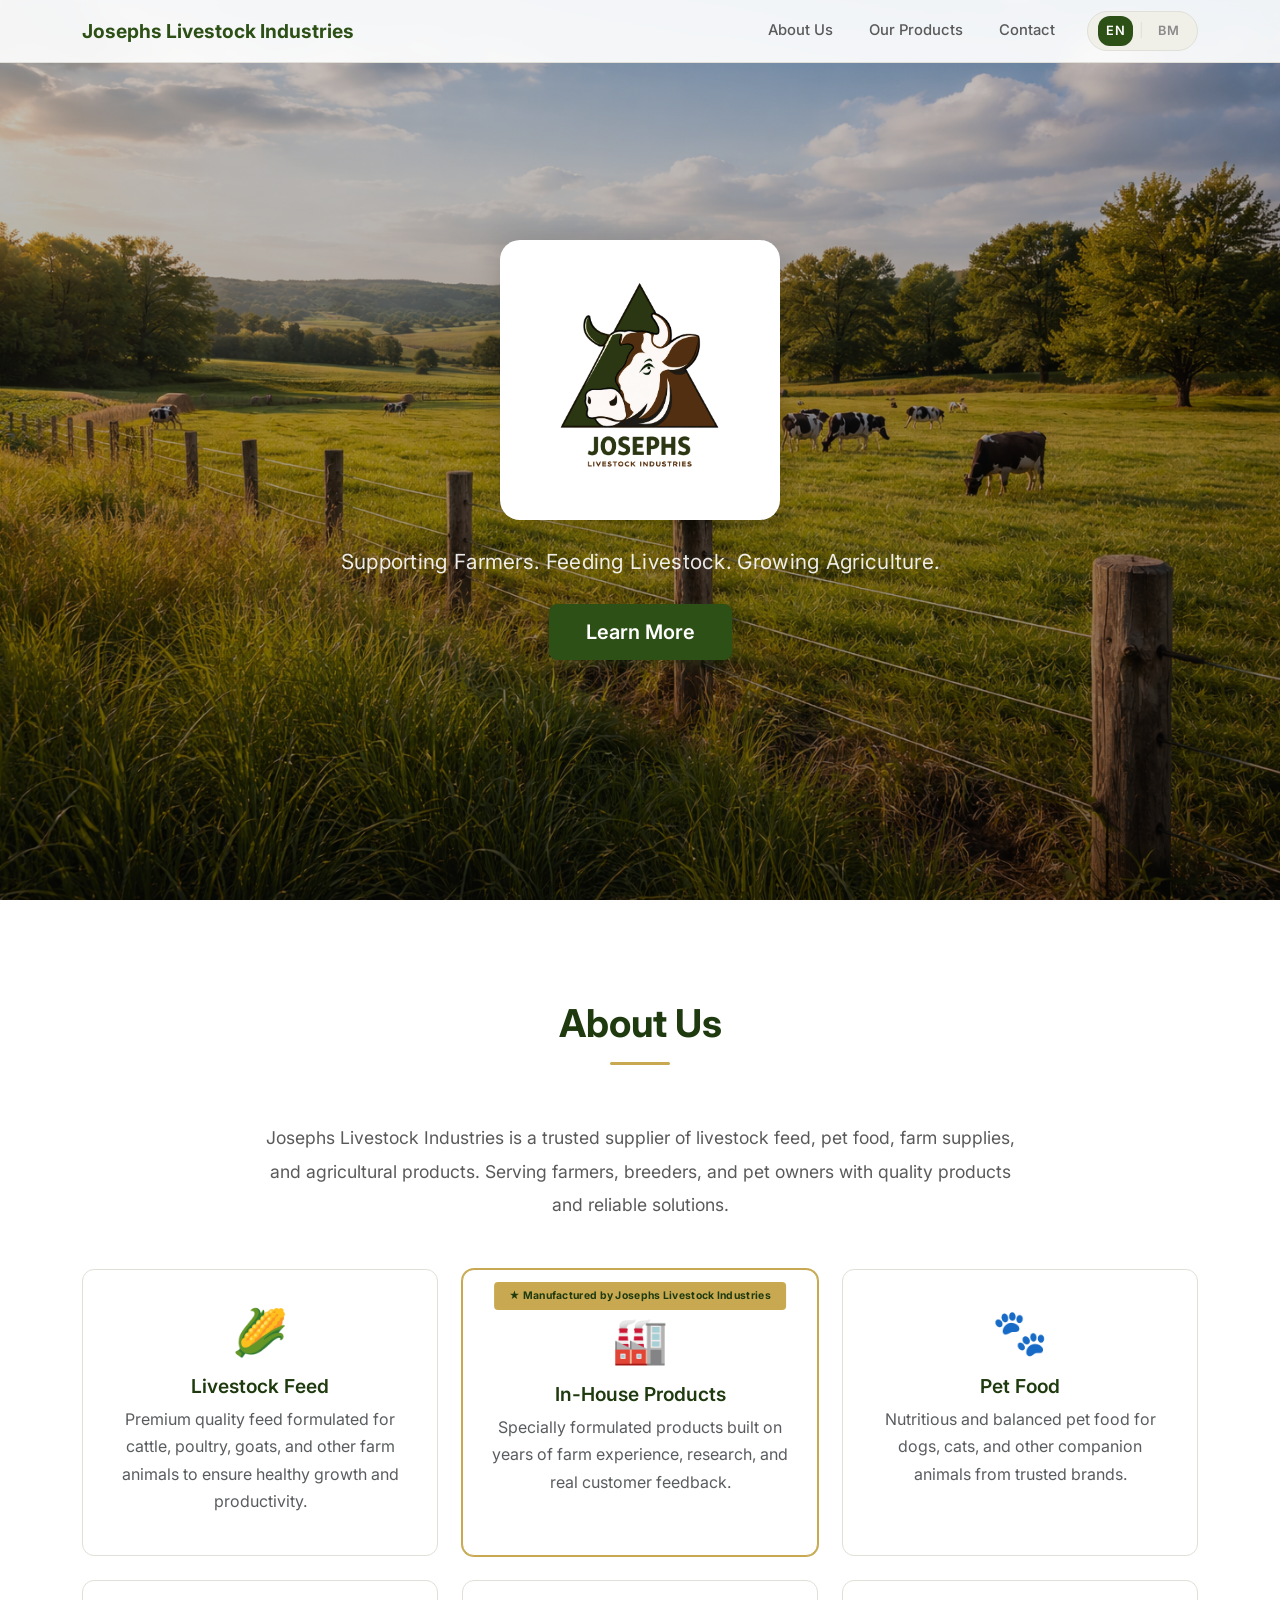
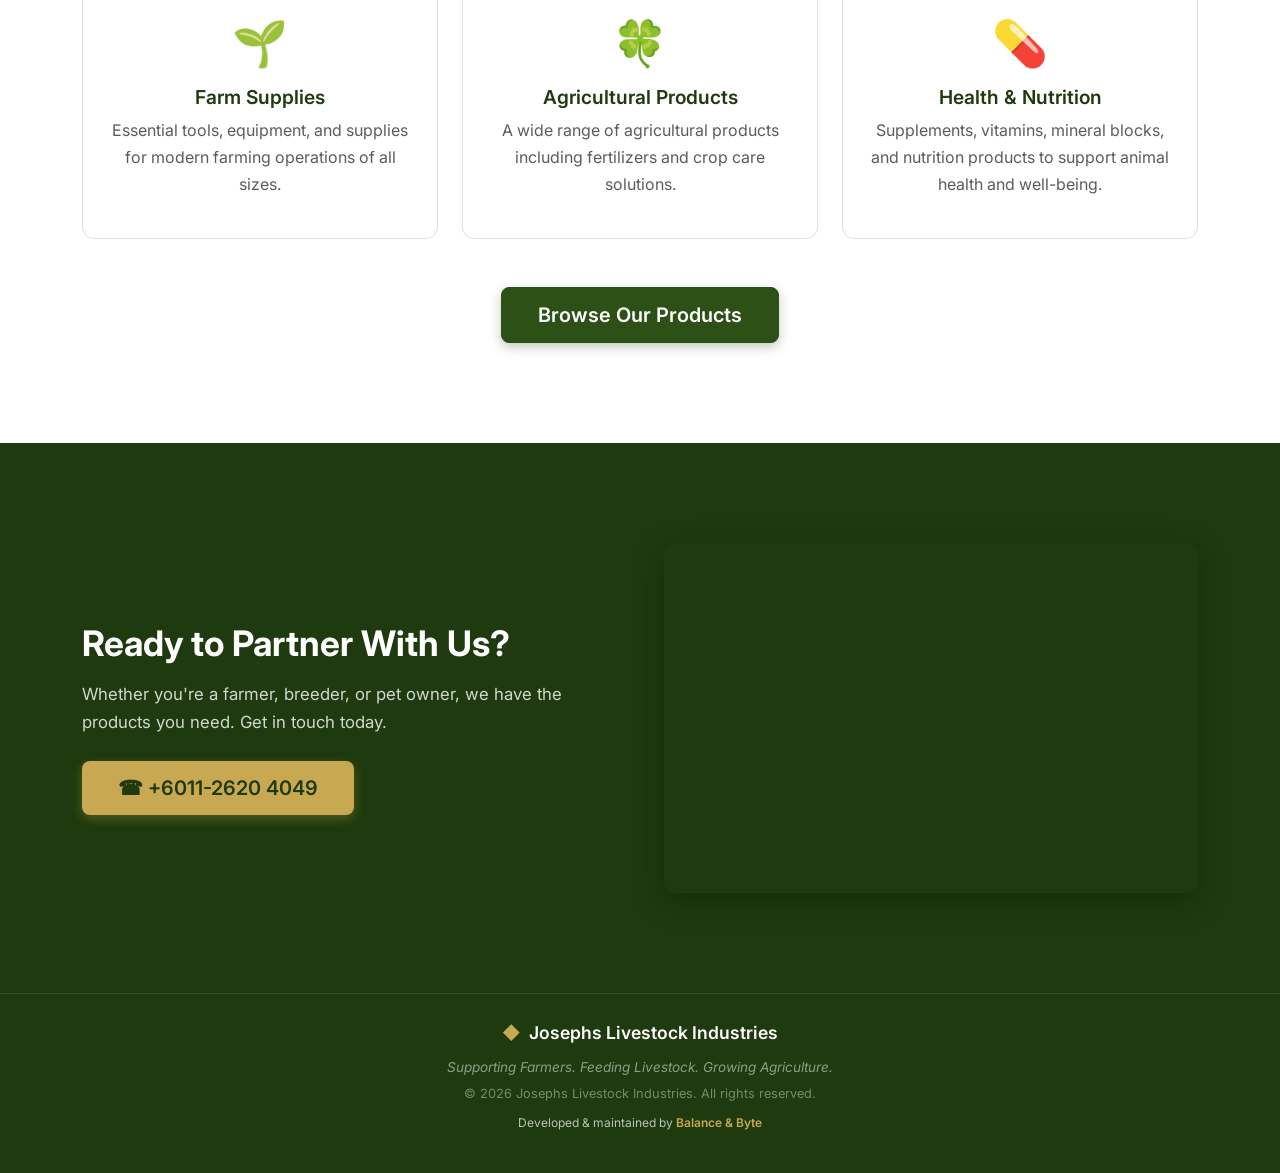
<file: index.html>
<!DOCTYPE html>
<html lang="en">
<head>
  <meta charset="UTF-8">
  <meta name="viewport" content="width=device-width, initial-scale=1.0">
  <meta name="description" content="Josephs Livestock Industries - Trusted supplier of livestock feed, pet food, farm supplies, and agricultural products.">
  <title>Josephs Livestock Industries</title>
  <link rel="icon" type="image/x-icon" href="assets/favicon/favicon.ico">
  <link rel="icon" type="image/png" sizes="32x32" href="assets/favicon/favicon-32x32.png">
  <link rel="icon" type="image/png" sizes="16x16" href="assets/favicon/favicon-16x16.png">
  <link rel="apple-touch-icon" sizes="180x180" href="assets/favicon/apple-touch-icon.png">
  <link rel="manifest" href="assets/favicon/site.webmanifest">
  <link rel="stylesheet" href="css/bootstrap.min.css">
  <link rel="preconnect" href="https://fonts.googleapis.com">
  <link rel="preconnect" href="https://fonts.gstatic.com" crossorigin>
  <link href="https://fonts.googleapis.com/css2?family=Inter:wght@400;500;600;700&family=Playfair+Display:wght@600;700&display=swap" rel="stylesheet">
  <link rel="stylesheet" href="css/styles.css?v=1.0.5">

  <!-- Google tag (gtag.js) -->
  <script async src="https://www.googletagmanager.com/gtag/js?id=G-YT3N3Q79E0"></script>
  <script>
    window.dataLayer = window.dataLayer || [];
    function gtag(){dataLayer.push(arguments);}
    gtag('js', new Date());
    gtag('config', 'G-YT3N3Q79E0');
  </script>

</head>
<body data-bs-spy="scroll" data-bs-target="#mainNav">

  <!-- Header -->
  <nav class="navbar navbar-expand-lg fixed-top jli-navbar" id="header">
    <div class="container">
      <a class="navbar-brand jli-logo" href="index.html">Josephs Livestock Industries</a>
      <button class="navbar-toggler" type="button" data-bs-toggle="collapse" data-bs-target="#mainNav" aria-controls="mainNav" aria-expanded="false" aria-label="Toggle navigation">
        <span class="navbar-toggler-icon"></span>
      </button>
      <div class="collapse navbar-collapse" id="mainNav">
        <ul class="navbar-nav ms-auto me-3 gap-1">
          <li class="nav-item"><a class="nav-link" href="index.html#about" data-i18n="nav.about">About Us</a></li>
          <li class="nav-item"><a class="nav-link" href="product.html" data-i18n="nav.product">Our Products</a></li>
          <li class="nav-item"><a class="nav-link" href="index.html#contact" data-i18n="nav.contact">Contact</a></li>
        </ul>
        <div class="lang-switcher" id="langSwitcher">
          <button class="lang-btn active" data-lang="en">EN</button>
          <span class="lang-divider">|</span>
          <button class="lang-btn" data-lang="bm">BM</button>
        </div>
      </div>
    </div>
  </nav>

  <!-- Hero Section -->
  <section class="jli-hero d-flex align-items-center justify-content-center">
    <div class="jli-hero-bg">
      <img src="assets/homepage.png" alt="Pastoral farmland at sunset with grazing cattle" loading="eager">
    </div>
    <div class="jli-hero-overlay"></div>
    <div class="container position-relative text-center" style="z-index: 1;">
      <h1 class="mb-4">
        <img src="assets/JLI.png" alt="Josephs Livestock Industries" class="jli-hero-logo">
      </h1>
      <p class="jli-hero-tagline mb-4" data-i18n="hero.tagline">Supporting Farmers. Feeding Livestock. Growing Agriculture.</p>
      <a href="#about" class="btn btn-success btn-lg jli-btn-primary" data-i18n="hero.cta">Learn More</a>
    </div>
  </section>

  <!-- About Us Section -->
  <section class="jli-section bg-white" id="about">
    <div class="container">
      <h2 class="jli-section-title" data-i18n="about.title">About Us</h2>
      <p class="jli-about-text text-center mx-auto mb-5" style="max-width: 750px;" data-i18n="about.description">Josephs Livestock Industries is a trusted supplier of livestock feed, pet food, farm supplies, and agricultural products. Serving farmers, breeders, and pet owners with quality products and reliable solutions.</p>
      <div class="row g-4 justify-content-center">
        <div class="col-lg-4 col-md-6">
          <div class="card h-100 border jli-service-card text-center">
            <div class="card-body">
              <div class="service-icon">&#127805;</div>
              <h5 class="card-title fw-semibold" data-i18n="services.feed.title">Livestock Feed</h5>
              <p class="card-text text-muted" data-i18n="services.feed.desc">Premium quality feed formulated for cattle, poultry, goats, and other farm animals to ensure healthy growth and productivity.</p>
            </div>
          </div>
        </div>
        <div class="col-lg-4 col-md-6">
          <div class="card h-100 border jli-service-card jli-service-inhouse text-center" data-badge="★ Manufactured by Josephs Livestock Industries" data-i18n-badge="badge.inhouse">
            <div class="card-body">
              <div class="service-icon">&#127981;</div>
              <h5 class="card-title fw-semibold" data-i18n="services.inhouse.title">In-House Products</h5>
              <p class="card-text text-muted" data-i18n="services.inhouse.desc">Specially formulated products built on years of farm experience, research, and real customer feedback.</p>
            </div>
          </div>
        </div>
        <div class="col-lg-4 col-md-6">
          <div class="card h-100 border jli-service-card text-center">
            <div class="card-body">
              <div class="service-icon">&#128062;</div>
              <h5 class="card-title fw-semibold" data-i18n="services.pet.title">Pet Food</h5>
              <p class="card-text text-muted" data-i18n="services.pet.desc">Nutritious and balanced pet food for dogs, cats, and other companion animals from trusted brands.</p>
            </div>
          </div>
        </div>
        <div class="col-lg-4 col-md-6">
          <div class="card h-100 border jli-service-card text-center">
            <div class="card-body">
              <div class="service-icon">&#127793;</div>
              <h5 class="card-title fw-semibold" data-i18n="services.farm.title">Farm Supplies</h5>
              <p class="card-text text-muted" data-i18n="services.farm.desc">Essential tools, equipment, and supplies for modern farming operations of all sizes.</p>
            </div>
          </div>
        </div>
        <div class="col-lg-4 col-md-6">
          <div class="card h-100 border jli-service-card text-center">
            <div class="card-body">
              <div class="service-icon">&#127808;</div>
              <h5 class="card-title fw-semibold" data-i18n="services.agri.title">Agricultural Products</h5>
              <p class="card-text text-muted" data-i18n="services.agri.desc">A wide range of agricultural products including fertilizers and crop care solutions.</p>
            </div>
          </div>
        </div>
        <div class="col-lg-4 col-md-6">
          <div class="card h-100 border jli-service-card text-center">
            <div class="card-body">
              <div class="service-icon">&#128138;</div>
              <h5 class="card-title fw-semibold" data-i18n="services.health.title">Health & Nutrition</h5>
              <p class="card-text text-muted" data-i18n="services.health.desc">Supplements, vitamins, mineral blocks, and nutrition products to support animal health and well-being.</p>
            </div>
          </div>
        </div>
      </div>
      <div class="text-center mt-5">
        <a href="product.html" class="btn btn-success btn-lg jli-btn-primary" data-i18n="about.browseProducts">Browse Our Products</a>
      </div>
    </div>
  </section>

  <!-- CTA Section -->
  <section class="jli-section jli-cta" id="contact">
    <div class="container">
      <div class="row align-items-center g-5">
        <div class="col-lg-6 text-center text-lg-start">
          <h2 class="text-white mb-3" data-i18n="cta.title">Ready to Partner With Us?</h2>
          <p class="mb-4" style="max-width: 600px; color: rgba(255,255,255,0.8);" data-i18n="cta.desc">Whether you're a farmer, breeder, or pet owner, we have the products you need. Get in touch today.</p>
          <a href="tel:+601126204049" class="btn btn-lg jli-btn-accent">&#9742; +6011-2620 4049</a>
        </div>
        <div class="col-lg-6">
          <div class="jli-map-wrap">
            <iframe
              src="https://www.google.com/maps/embed?pb=!1m18!1m12!1m3!1d3984.4!2d101.2666443!3d3.3206941!2m3!1f0!2f0!3f0!3m2!1i1024!2i768!4f13.1!3m3!1m2!1s0x31ccf5e05dc41b59%3A0xb6952568414ff970!2sJoseph's%20Livestock%20Industries!5e0!3m2!1sen!2smy!4v1"
              width="100%"
              height="350"
              style="border:0; border-radius: 12px;"
              allowfullscreen=""
              loading="lazy"
              referrerpolicy="no-referrer-when-downgrade"
              title="Joseph's Livestock Industries Location">
            </iframe>
          </div>
        </div>
      </div>
    </div>
  </section>

  <!-- Footer -->
  <footer class="jli-footer text-center py-4">
    <div class="container">
      <div class="jli-footer-brand mb-2">
        <span class="jli-logo-icon">&#9670;</span>
        <span>Josephs Livestock Industries</span>
      </div>
      <p class="jli-footer-tagline mb-1" data-i18n="hero.tagline">Supporting Farmers. Feeding Livestock. Growing Agriculture.</p>
      <p class="jli-footer-copy mb-0">&copy; <span id="footerYear"></span> Josephs Livestock Industries. <span data-i18n="footer.rights">All rights reserved.</span></p>
      <p class="jli-footer-dev mt-2">Developed &amp; maintained by <a href="https://www.balanceandbyte.com/" target="_blank" rel="noopener noreferrer">Balance &amp; Byte</a></p>
    </div>
  </footer>

  <script src="js/bootstrap.bundle.min.js"></script>
  <script src="js/script.js?v=1.0.5"></script>
</body>
</html>
</file>
<file: css/styles.css>
:root {
  --jli-primary: #2d5016;
  --jli-primary-light: #3d6b1e;
  --jli-primary-dark: #1e3a0e;
  --jli-accent: #c8a951;
  --jli-accent-light: #ddc06e;
  --jli-bg: #fafaf7;
  --jli-bg-alt: #f0efe8;
  --jli-border: #e0dfd8;
  --jli-transition: 0.3s ease;
}

body {
  font-family: 'Inter', -apple-system, BlinkMacSystemFont, sans-serif;
  color: #2c2c2c;
  background-color: var(--jli-bg);
  line-height: 1.7;
  -webkit-font-smoothing: antialiased;
}

html {
  scroll-behavior: smooth;
  scroll-padding-top: 80px;
}

/* ─── Navbar ──────────────────────────────── */

.jli-navbar {
  background: rgba(255, 255, 255, 0.92) !important;
  backdrop-filter: blur(12px);
  -webkit-backdrop-filter: blur(12px);
  border-bottom: 1px solid var(--jli-border);
  transition: box-shadow var(--jli-transition);
  padding-top: 0.6rem;
  padding-bottom: 0.6rem;
}

.jli-navbar.scrolled {
  box-shadow: 0 1px 3px rgba(0, 0, 0, 0.08);
}

.jli-logo {
  color: var(--jli-primary) !important;
  font-weight: 700 !important;
  font-size: 1.2rem !important;
}

.jli-navbar .nav-link {
  color: #5a5a5a !important;
  font-weight: 500;
  font-size: 0.925rem;
  position: relative;
  transition: color var(--jli-transition);
  padding-left: 1rem !important;
  padding-right: 1rem !important;
}

.jli-navbar .nav-link::after {
  content: '';
  position: absolute;
  bottom: 0;
  left: 50%;
  width: 0;
  height: 2px;
  background: var(--jli-primary);
  transition: width var(--jli-transition), left var(--jli-transition);
}

.jli-navbar .nav-link:hover {
  color: var(--jli-primary) !important;
}

.jli-navbar .nav-link:hover::after {
  width: calc(100% - 2rem);
  left: 1rem;
}

/* ─── Language Switcher ───────────────────── */

.lang-switcher {
  display: flex;
  align-items: center;
  gap: 6px;
  background: var(--jli-bg-alt);
  padding: 4px 10px;
  border-radius: 20px;
  border: 1px solid var(--jli-border);
}

.lang-btn {
  background: none;
  border: none;
  font-family: inherit;
  font-size: 0.8rem;
  font-weight: 600;
  color: #8a8a8a;
  cursor: pointer;
  padding: 4px 8px;
  border-radius: 12px;
  transition: all var(--jli-transition);
  letter-spacing: 0.5px;
}

.lang-btn.active {
  background: var(--jli-primary);
  color: #fff;
}

.lang-btn:hover:not(.active) {
  color: var(--jli-primary);
}

.lang-divider {
  color: var(--jli-border);
  font-size: 0.85rem;
  user-select: none;
}

/* ─── Hero ────────────────────────────────── */

.jli-hero {
  position: relative;
  min-height: 100vh;
  overflow: hidden;
}

.jli-hero-bg {
  position: absolute;
  inset: 0;
}

.jli-hero-bg img {
  width: 100%;
  height: 100%;
  object-fit: cover;
  object-position: center 40%;
}

.jli-hero-overlay {
  position: absolute;
  inset: 0;
  background: linear-gradient(
    to bottom,
    rgba(0, 0, 0, 0.2) 0%,
    rgba(0, 0, 0, 0.35) 50%,
    rgba(0, 0, 0, 0.5) 100%
  );
}

.jli-hero-sm {
  position: relative;
  min-height: 40vh;
  overflow: hidden;
}

.jli-hero-logo {
  max-width: 280px;
  width: 100%;
  height: auto;
  background: #fff;
  padding: 24px;
  border-radius: 20px;
  box-shadow: 0 8px 32px rgba(0, 0, 0, 0.2);
}

.jli-hero-tagline {
  font-size: clamp(1rem, 2vw, 1.3rem);
  color: rgba(255, 255, 255, 0.9);
  font-weight: 400;
  letter-spacing: 0.3px;
}

/* ─── Buttons ─────────────────────────────── */

.jli-btn-primary {
  background-color: var(--jli-primary) !important;
  border-color: var(--jli-primary) !important;
  color: #fff !important;
  padding: 12px 36px;
  font-weight: 600;
  box-shadow: 0 4px 12px rgba(45, 80, 22, 0.3);
  transition: all var(--jli-transition);
}

.jli-btn-primary:hover {
  background-color: var(--jli-primary-light) !important;
  border-color: var(--jli-primary-light) !important;
  transform: translateY(-2px);
  box-shadow: 0 6px 20px rgba(45, 80, 22, 0.4);
}

.jli-btn-accent {
  background-color: var(--jli-accent) !important;
  border: none;
  color: var(--jli-primary-dark) !important;
  padding: 12px 36px;
  font-weight: 600;
  box-shadow: 0 4px 12px rgba(200, 169, 81, 0.3);
  transition: all var(--jli-transition);
}

.jli-btn-accent:hover {
  background-color: var(--jli-accent-light) !important;
  color: var(--jli-primary-dark) !important;
  transform: translateY(-2px);
  box-shadow: 0 6px 20px rgba(200, 169, 81, 0.4);
}

/* ─── Sections ────────────────────────────── */

.jli-section {
  padding: 100px 0;
}

.jli-section-alt {
  background-color: var(--jli-bg);
}

.jli-section-title {
  font-size: clamp(1.8rem, 3vw, 2.5rem);
  font-weight: 700;
  color: var(--jli-primary-dark);
  text-align: center;
  margin-bottom: 56px;
  position: relative;
}

.jli-section-title::after {
  content: '';
  display: block;
  width: 60px;
  height: 3px;
  background: var(--jli-accent);
  margin: 16px auto 0;
  border-radius: 2px;
}

/* ─── About ───────────────────────────────── */

.jli-about-text {
  font-size: 1.1rem;
  color: #5a5a5a;
  line-height: 1.9;
}

/* ─── Service Cards ───────────────────────── */

.jli-service-card {
  border-color: var(--jli-border) !important;
  border-radius: 12px !important;
  transition: all var(--jli-transition);
}

.jli-service-card .card-body {
  padding: 40px 28px;
}

.jli-service-card:hover {
  transform: translateY(-6px);
  box-shadow: 0 8px 32px rgba(0, 0, 0, 0.12);
  border-color: var(--jli-accent) !important;
}

.jli-service-card .card-title {
  color: var(--jli-primary-dark);
  font-size: 1.2rem;
}

.jli-service-card .card-text {
  line-height: 1.7;
}

.jli-service-card .service-icon {
  font-size: 2.8rem;
  line-height: 1;
  margin-bottom: 20px;
}

/* ─── In-House Service Card ───────────────── */

.jli-service-inhouse {
  border-color: var(--jli-accent) !important;
  box-shadow: 0 0 0 1px var(--jli-accent);
  position: relative;
}

.jli-service-inhouse .card-body {
  padding-top: 48px;
}

.jli-service-inhouse::before {
  content: attr(data-badge);
  position: absolute;
  top: 12px;
  left: 50%;
  transform: translateX(-50%);
  background: var(--jli-accent);
  color: var(--jli-primary-dark);
  font-size: 0.65rem;
  font-weight: 700;
  padding: 5px 15px;
  border-radius: 4px;
  z-index: 1;
  letter-spacing: 0.3px;
  white-space: nowrap;
}

/* ─── CTA ─────────────────────────────────── */

.jli-cta {
  background-color: var(--jli-primary-dark);
}

.jli-cta h2 {
  font-size: clamp(1.6rem, 3vw, 2.2rem);
  font-weight: 700;
}

.jli-cta p {
  font-size: 1.05rem;
}

/* ─── Map ────────────────────────────────── */

.jli-map-wrap {
  border-radius: 12px;
  overflow: hidden;
  box-shadow: 0 8px 32px rgba(0, 0, 0, 0.25);
}

.jli-map-wrap iframe {
  display: block;
}

/* ─── Footer ──────────────────────────────── */

.jli-footer {
  background-color: var(--jli-primary-dark);
  border-top: 1px solid rgba(255, 255, 255, 0.1);
}

.jli-footer-brand {
  display: flex;
  align-items: center;
  justify-content: center;
  gap: 8px;
  color: #fff;
  font-weight: 600;
  font-size: 1.1rem;
}

.jli-logo-icon {
  color: var(--jli-accent);
}

.jli-footer-tagline {
  color: rgba(255, 255, 255, 0.5);
  font-size: 0.85rem;
  font-style: italic;
}

.jli-footer-copy {
  color: rgba(255, 255, 255, 0.4);
  font-size: 0.8rem;
}

.jli-footer-dev {
  color: rgba(255, 255, 255, 0.7);
  font-size: 0.75rem;
}

.jli-footer-dev a {
  color: var(--jli-accent);
  text-decoration: none;
  font-weight: 600;
  transition: color 0.3s ease;
}

.jli-footer-dev a:hover {
  color: var(--jli-accent-light);
  text-decoration: underline;
}

/* ─── Product Store ───────────────────────── */

.jli-store {
  min-height: 80vh;
  padding-bottom: 40px;
}

.jli-search-box {
  position: relative;
}

.jli-search-icon {
  position: absolute;
  left: 14px;
  top: 50%;
  transform: translateY(-50%);
  color: #8a8a8a;
  pointer-events: none;
}

.jli-search-input {
  padding-left: 42px !important;
  border: 1px solid var(--jli-border);
  border-radius: 8px;
  background: #fff;
  font-size: 0.925rem;
  height: 44px;
}

.jli-search-input:focus {
  border-color: var(--jli-primary);
  box-shadow: 0 0 0 3px rgba(45, 80, 22, 0.1);
}

/* Sidebar */

.jli-sidebar {
  position: sticky;
  top: 100px;
}

.jli-sidebar-title {
  font-weight: 700;
  color: var(--jli-primary-dark);
  margin-bottom: 16px;
  font-size: 1.1rem;
}

.jli-category-list {
  list-style: none;
  padding: 0;
  margin: 0;
}

.jli-category-list li {
  margin-bottom: 4px;
}

.jli-cat-link {
  display: flex;
  justify-content: space-between;
  align-items: center;
  text-decoration: none;
  color: #5a5a5a;
  padding: 8px 12px;
  border-radius: 8px;
  font-size: 0.925rem;
  transition: all var(--jli-transition);
}

.jli-cat-link:hover {
  color: var(--jli-primary);
  background: rgba(45, 80, 22, 0.05);
}

.jli-cat-link.active {
  color: var(--jli-primary);
  background: rgba(45, 80, 22, 0.08);
  font-weight: 600;
}

.jli-cat-count {
  color: #8a8a8a;
  font-size: 0.85rem;
  font-weight: 400;
}

/* Product Cards */

.jli-product-card {
  position: relative;
  border: 1px solid var(--jli-border);
  border-radius: 12px;
  overflow: hidden;
  transition: all var(--jli-transition);
  background: #fff;
}

.jli-product-card:hover {
  transform: translateY(-4px);
  box-shadow: 0 8px 24px rgba(0, 0, 0, 0.1);
  border-color: var(--jli-accent);
}

.jli-product-img-wrap {
  background: #f8f8f6;
  padding: 20px;
  display: flex;
  align-items: center;
  justify-content: center;
  aspect-ratio: 1;
  overflow: hidden;
}

.jli-product-img {
  max-width: 100%;
  max-height: 100%;
  object-fit: contain;
  transition: transform var(--jli-transition);
}

.jli-product-card:hover .jli-product-img {
  transform: scale(1.05);
}

.jli-product-inhouse {
  border-color: var(--jli-accent) !important;
  box-shadow: 0 0 0 1px var(--jli-accent);
}

.jli-product-inhouse .jli-product-img-wrap {
  background: #fdf8ec;
}

.jli-product-inhouse::before {
  content: attr(data-badge);
  position: absolute;
  top: 12px;
  left: 12px;
  background: var(--jli-accent);
  color: var(--jli-primary-dark);
  font-size: 0.7rem;
  font-weight: 700;
  padding: 3px 10px;
  border-radius: 4px;
  z-index: 1;
  letter-spacing: 0.5px;
}

.jli-product-name {
  font-weight: 600;
  color: var(--jli-primary-dark);
  font-size: 0.9rem;
  margin-bottom: 8px;
  line-height: 1.4;
}

.jli-size-row {
  display: flex;
  flex-wrap: wrap;
  gap: 6px;
}

.jli-size-badge {
  background: var(--jli-bg-alt);
  color: #5a5a5a;
  font-weight: 500;
  font-size: 0.75rem;
  padding: 3px 10px;
  border-radius: 4px;
}

.jli-btn-whatsapp {
  background-color: transparent;
  color: #5f5f5f;
  font-weight: 600;
  font-size: 0.8rem;
  border: none;
  border-top: 1px solid var(--jli-border);
  border-radius: 0 0 12px 12px;
  padding: 12px 16px;
  transition: all var(--jli-transition);
  display: inline-flex;
  align-items: center;
  justify-content: center;
  margin: 0 -1px -1px;
  width: calc(100% + 2px);
}

.jli-product-card:hover .jli-btn-whatsapp {
  background-color: #25d366;
  color: #fff;
  border-color: #25d366;
}

.jli-product-card:hover .jli-btn-whatsapp:hover {
  background-color: #1fb855;
  border-color: #1fb855;
}

/* ─── Responsive ──────────────────────────── */

@media (max-width: 991.98px) {
  .lang-switcher {
    margin-top: 16px;
    align-self: center;
  }

  .jli-sidebar {
    position: static;
    margin-bottom: 24px;
  }

  .jli-category-list {
    display: flex;
    flex-wrap: wrap;
    gap: 8px;
  }

  .jli-category-list li {
    margin-bottom: 0;
  }

  .jli-cat-link {
    padding: 6px 14px;
    font-size: 0.85rem;
    border: 1px solid var(--jli-border);
    white-space: nowrap;
  }
}

/* ─── Animations ──────────────────────────── */

.fade-in {
  opacity: 0;
  transform: translateY(24px);
  transition: opacity 0.6s ease, transform 0.6s ease;
}

.fade-in.visible {
  opacity: 1;
  transform: translateY(0);
}
</file>
